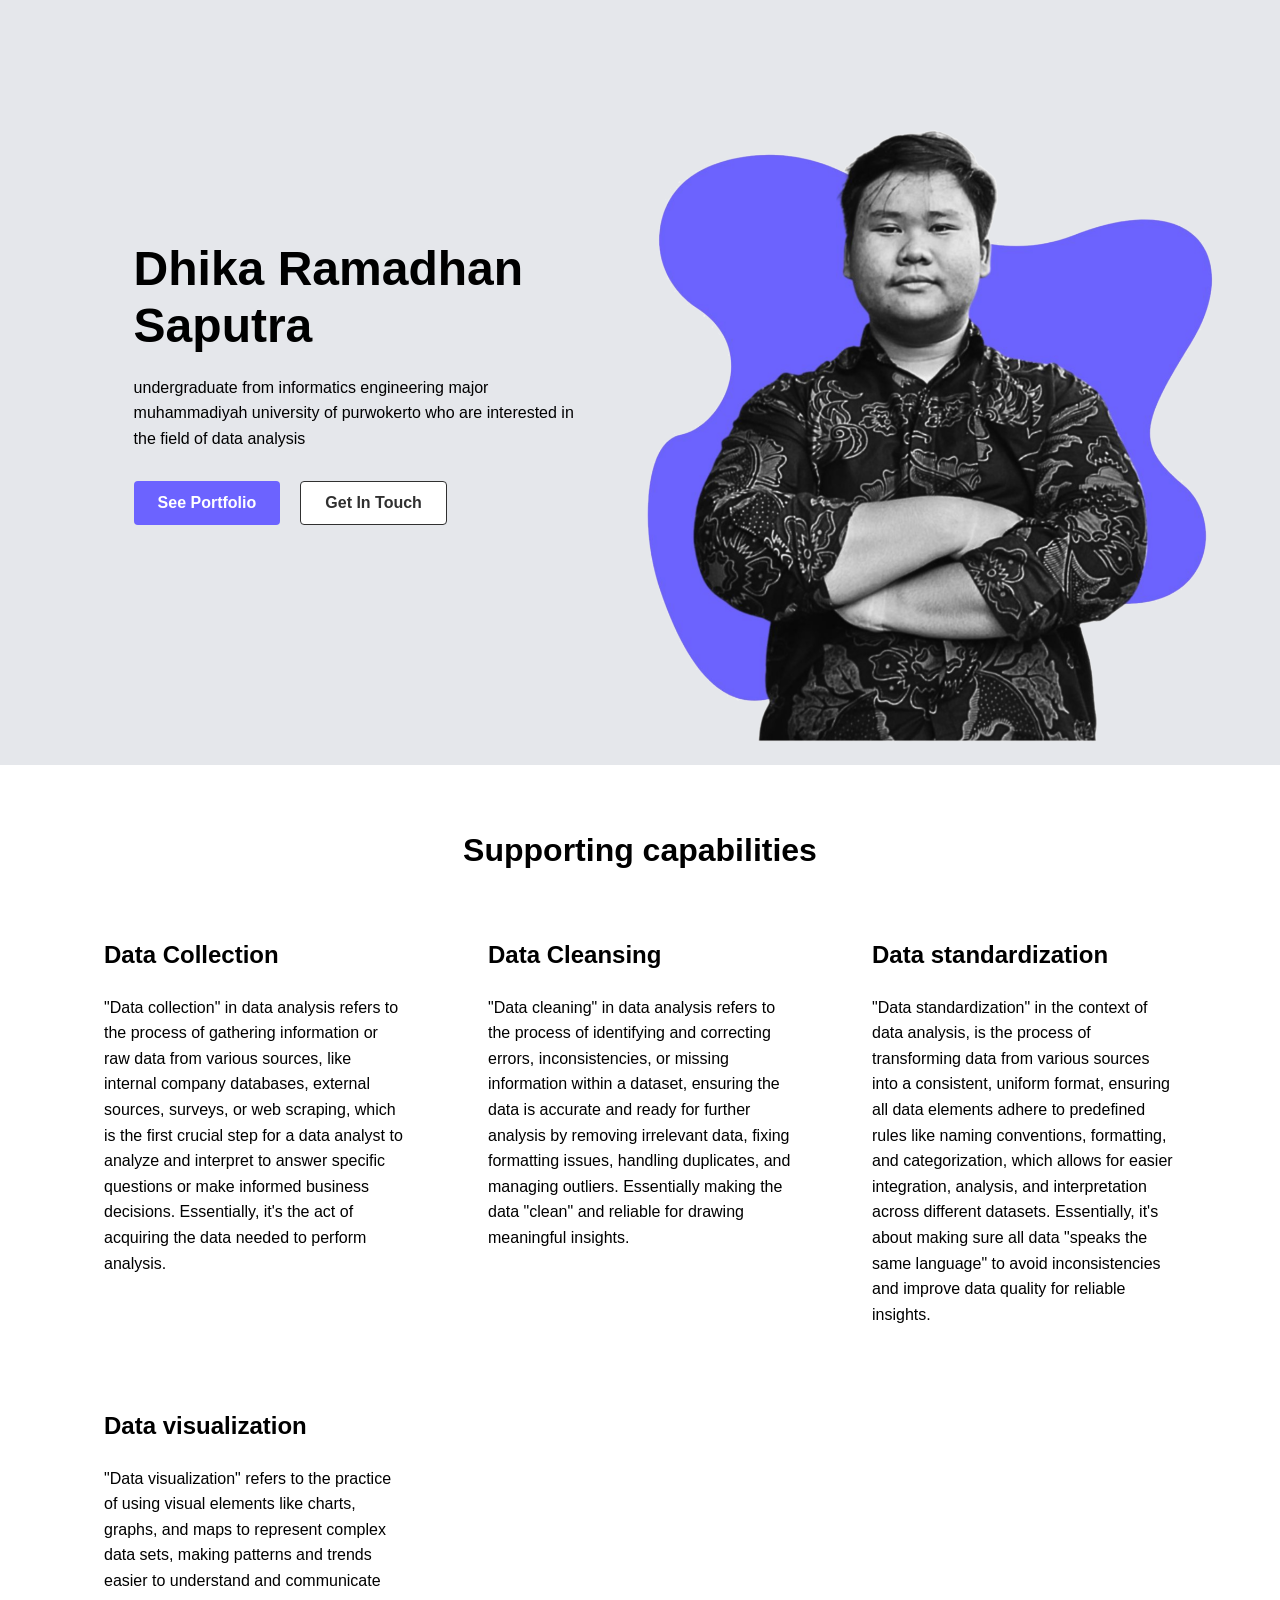
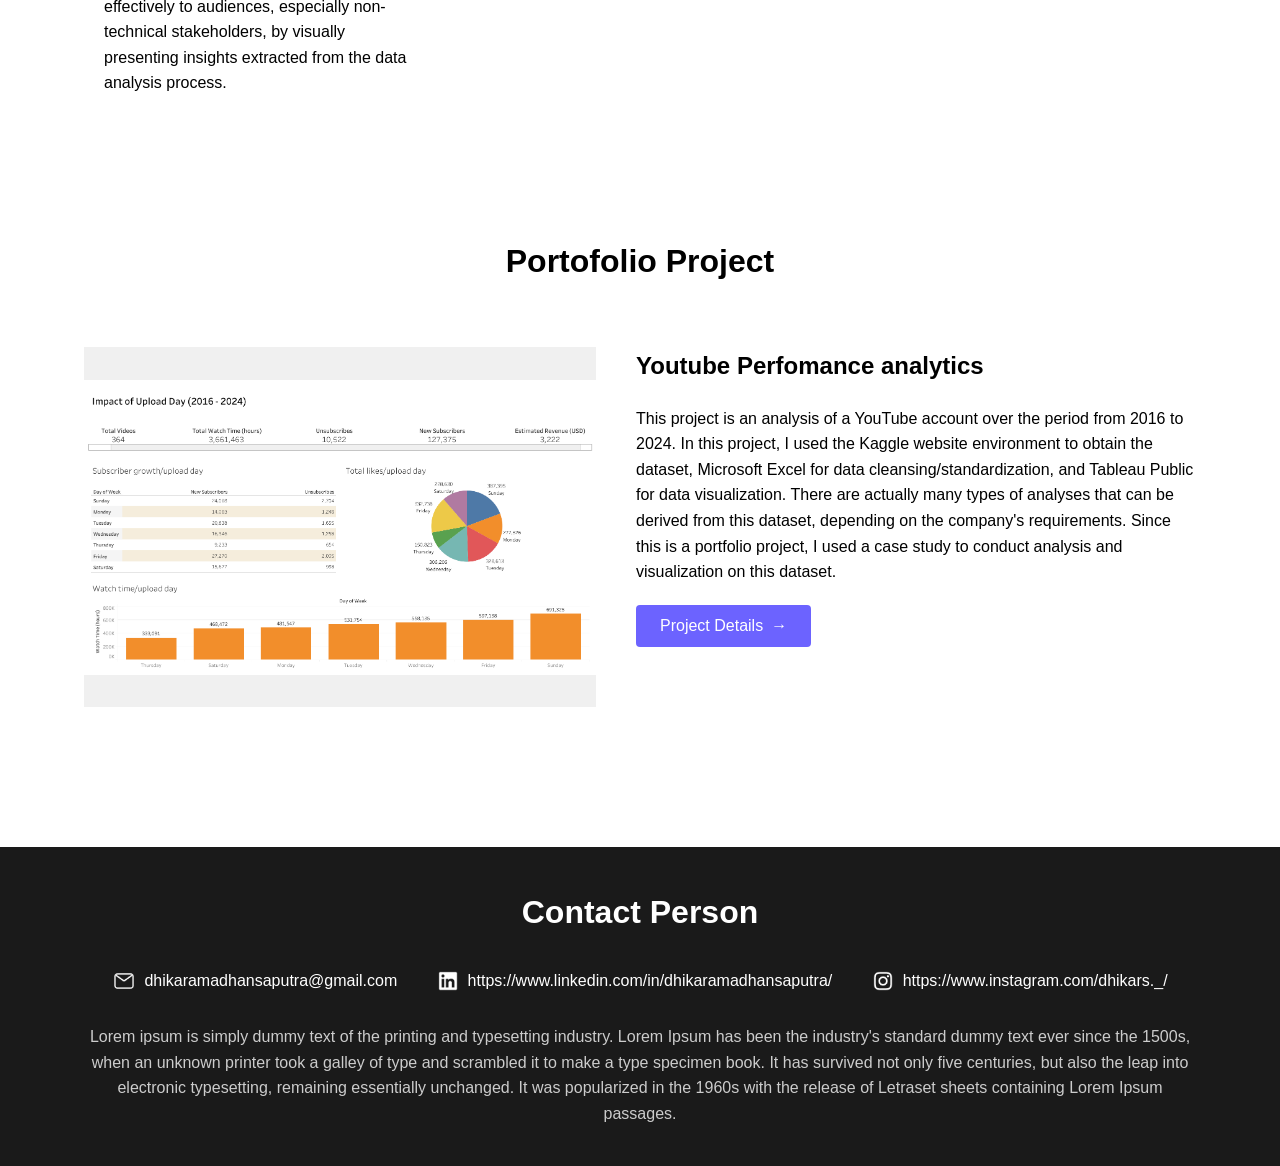
<file: index.html>
<!DOCTYPE html>
<html lang="en">
<head>
    <meta charset="UTF-8">
    <meta name="viewport" content="width=device-width, initial-scale=1.0">
    <title>Dhika Ramadhan Saputra - Portfolio</title>
    <link rel="stylesheet" href="index.css">
</head>
<body>
    <div class="header">
        <div class="header-content">
            <div class="header-content-content">
                <h1>Dhika Ramadhan<br>Saputra</h1>
                <p>undergraduate from informatics engineering major muhammadiyah university of purwokerto who are interested in the field of data analysis</p>
                <div class="header-buttons">
                    <button class="see-portfolio">See Portfolio</button>
                    <button class="get-in-touch">Get In Touch</button>
                </div>
            </div>
        </div>
        <div class="header-image">
                <img src="./assets/image/foto portofolio.png" alt="">
        </div>
    </div>

    <section class="capabilities">
        <h2>Supporting capabilities</h2>
        <div class="capabilities-grid">
            <div class="capability-card">
                <h3>Data Collection</h3>
                <p>"Data collection" in data analysis refers to the process of gathering 
                    information or raw data from various sources, like internal company databases, external sources, surveys, 
                    or web scraping, which is the first crucial step for a data analyst to analyze and interpret to answer 
                    specific questions or make informed business decisions. Essentially, it's the act of acquiring the data needed to perform analysis.</p>
            </div>
            <div class="capability-card">
                <h3>Data Cleansing</h3>
                <p>"Data cleaning" in data analysis refers to the process of identifying and correcting errors, inconsistencies, or missing information within a dataset,
                    ensuring the data is accurate and ready for further analysis by removing irrelevant data, fixing formatting issues, handling duplicates,
                    and managing outliers. Essentially making the data "clean" and reliable for drawing meaningful insights.</p>
            </div>
            <div class="capability-card">
                <h3>Data standardization</h3>
                <p>"Data standardization" in the context of data analysis, is the process of transforming data from various sources into a consistent, uniform format,
                    ensuring all data elements adhere to predefined rules like naming conventions, formatting, and categorization, which allows for easier integration,
                    analysis, and interpretation across different datasets. Essentially, it's about making sure all data "speaks the same language" to avoid inconsistencies and improve data quality for reliable insights.</p>
            </div>
            <div class="capability-card">
                <h3>Data visualization</h3>
                <p>"Data visualization" refers to the practice of using visual elements like charts, graphs, and maps to represent complex data sets, 
                    making patterns and trends easier to understand and communicate effectively to audiences, especially non-technical stakeholders, 
                    by visually presenting insights extracted from the data analysis process.</p>
            </div>
        </div>
    </section>

    <section class="portfolio">
        <h2>Portofolio Project</h2>
        <div class="project-list">
            
            <div class="project-card">  
                <div class="project-image">
                    <span><img src="assets/portofolio-youtube/Impact of upload day.png" alt=""></span>
                </div>
                <div class="project-content">
                    <h3>Youtube Perfomance analytics</h3>
                    <p>This project is an analysis of a YouTube account over the period from 2016 to 2024. In this project,
                        I used the Kaggle website environment to obtain the dataset, Microsoft Excel for data cleansing/standardization, 
                        and Tableau Public for data visualization. There are actually many types of analyses that can be derived from this 
                        dataset, depending on the company's requirements. Since this is a portfolio project, I used a case study to conduct 
                        analysis and visualization on this dataset.</p>
                    <button id= "project-1" class="project-details">Project Details <span>→</span></button>
                </div>
            
            </div>
        </div>
    </section>

    <footer class="contact">
        <h2>Contact Person</h2>
        <div class="contact-links">
            <a href="mailto:dhikaramadhansp@gmail.com" class="email-link" target="_blank">
                <img src="assets/icon/email.png" alt="Email">
                dhikaramadhansaputra@gmail.com
            </a>
            <a href="https://www.linkedin.com/in/dhikaramadhansaputra/" class="linkedin-link" target="_blank">
                <img src="assets/icon/linkedin.png" alt="LinkedIn">
                https://www.linkedin.com/in/dhikaramadhansaputra/
            </a>
            <a href="https://www.instagram.com/dhikars._/" class="instagram-link" target="_blank">
                <img src="assets/icon/instagram.png" alt="Instagram">
                https://www.instagram.com/dhikars._/
            </a>
        </div>
        <p class="contact-description">Lorem ipsum is simply dummy text of the printing and typesetting industry. Lorem Ipsum has been the industry's standard dummy text ever since the 1500s, when an unknown printer took a galley of type and scrambled it to make a type specimen book. It has survived not only five centuries, but also the leap into electronic typesetting, remaining essentially unchanged. It was popularized in the 1960s with the release of Letraset sheets containing Lorem Ipsum passages.</p>
    </footer>

    <script src="Javascript/js.js"></script>
</body>
</html>
</file>
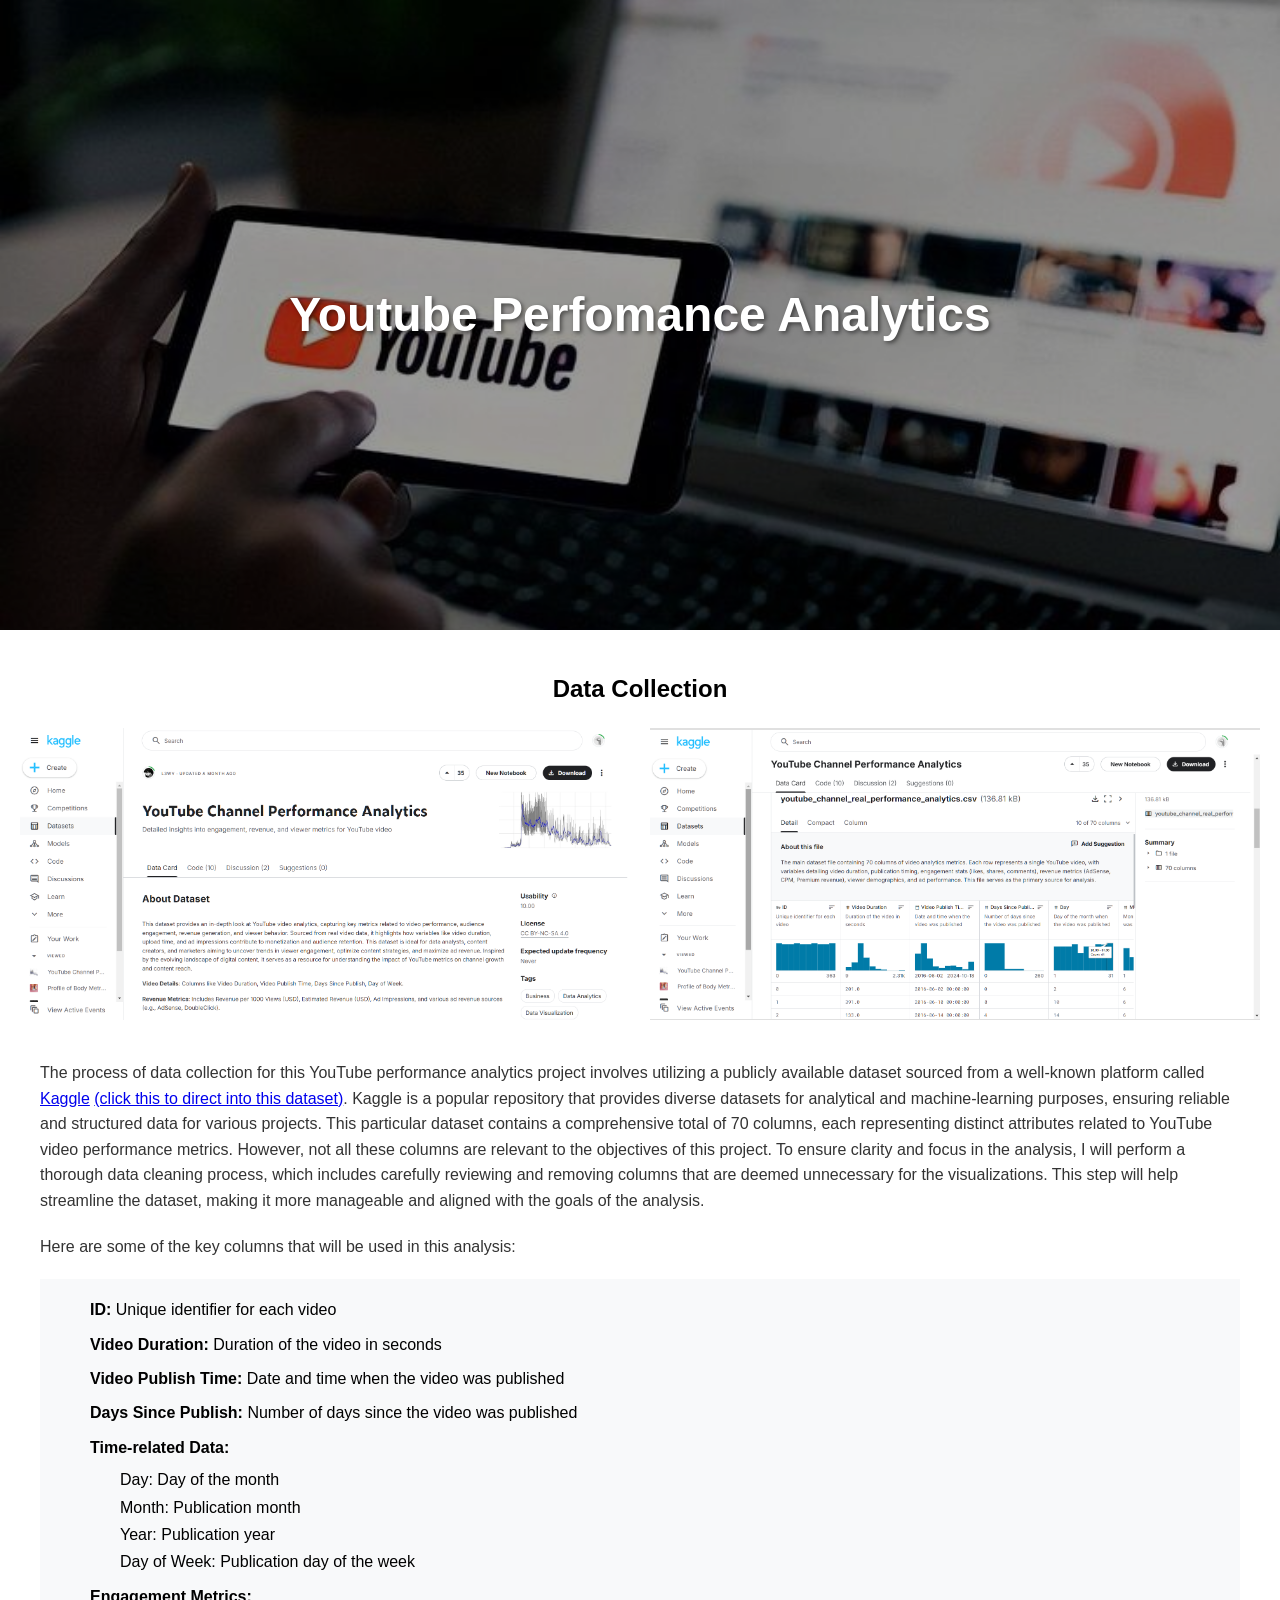
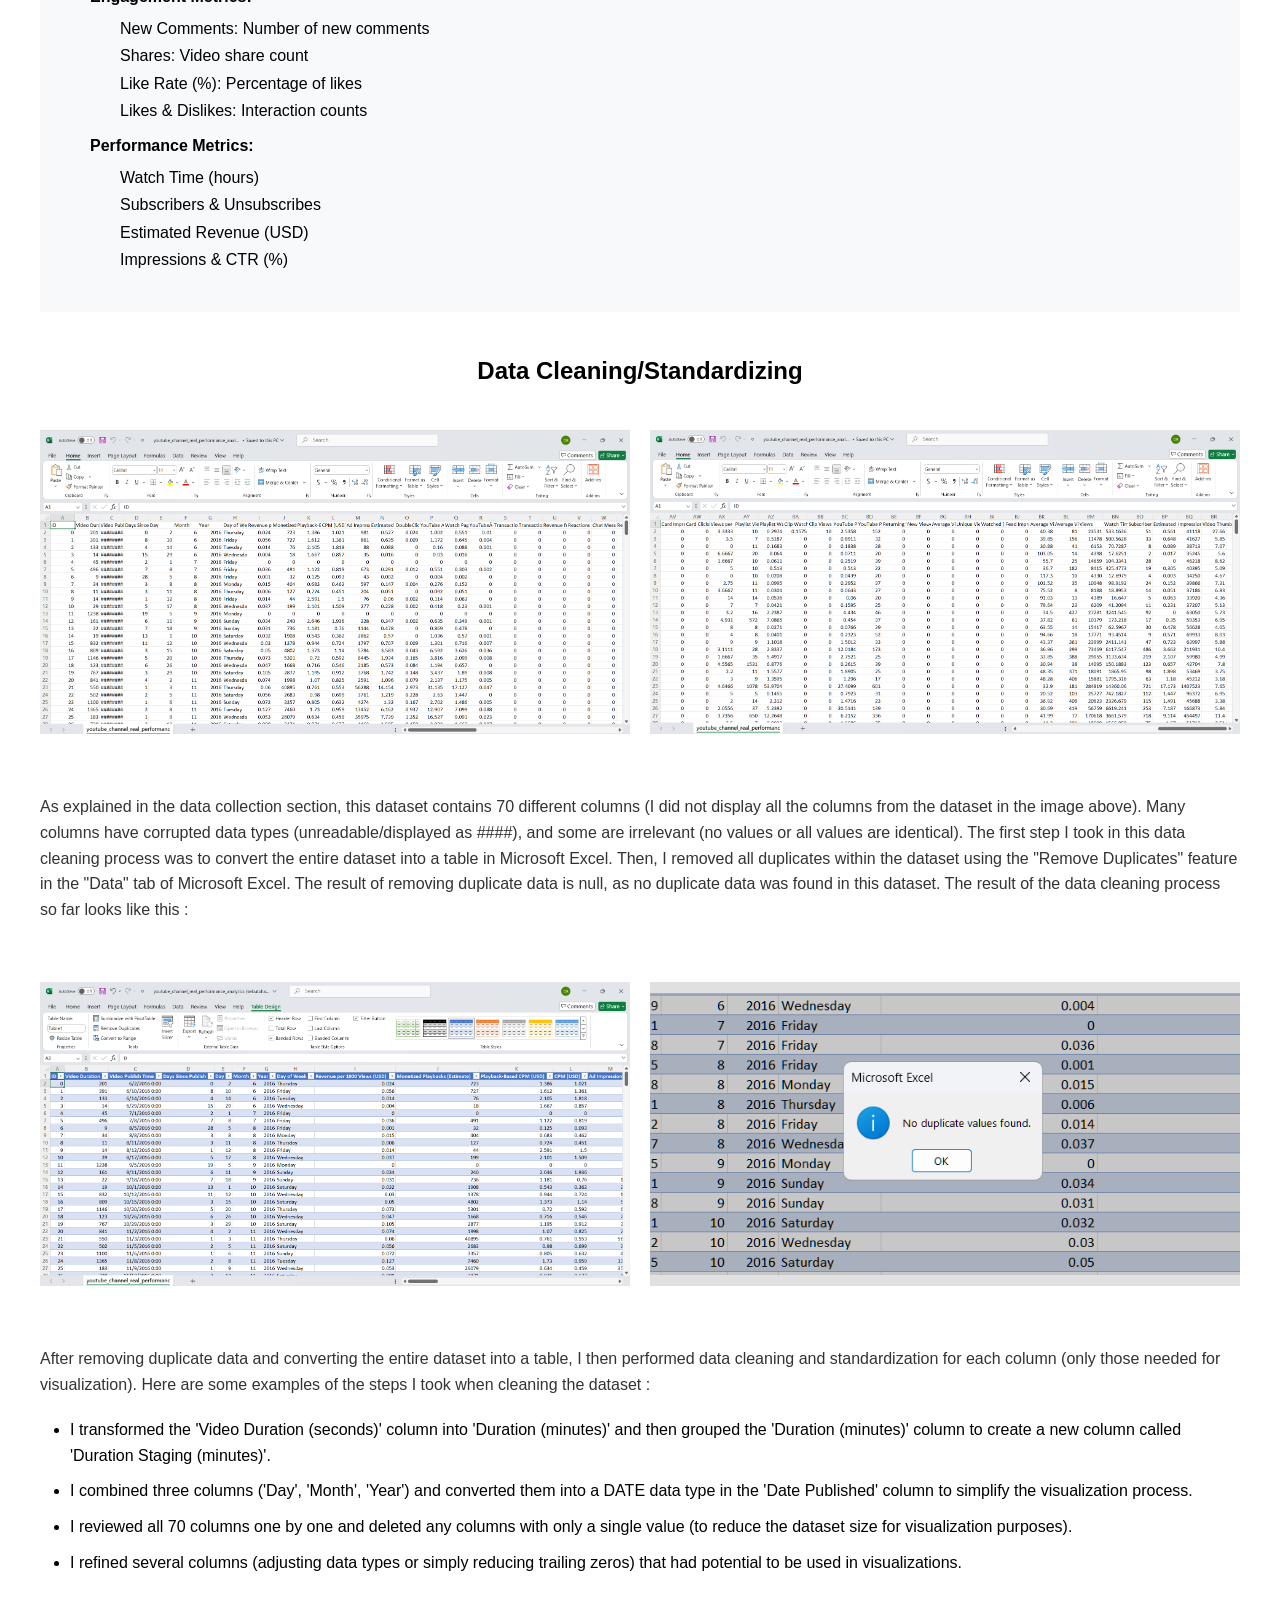
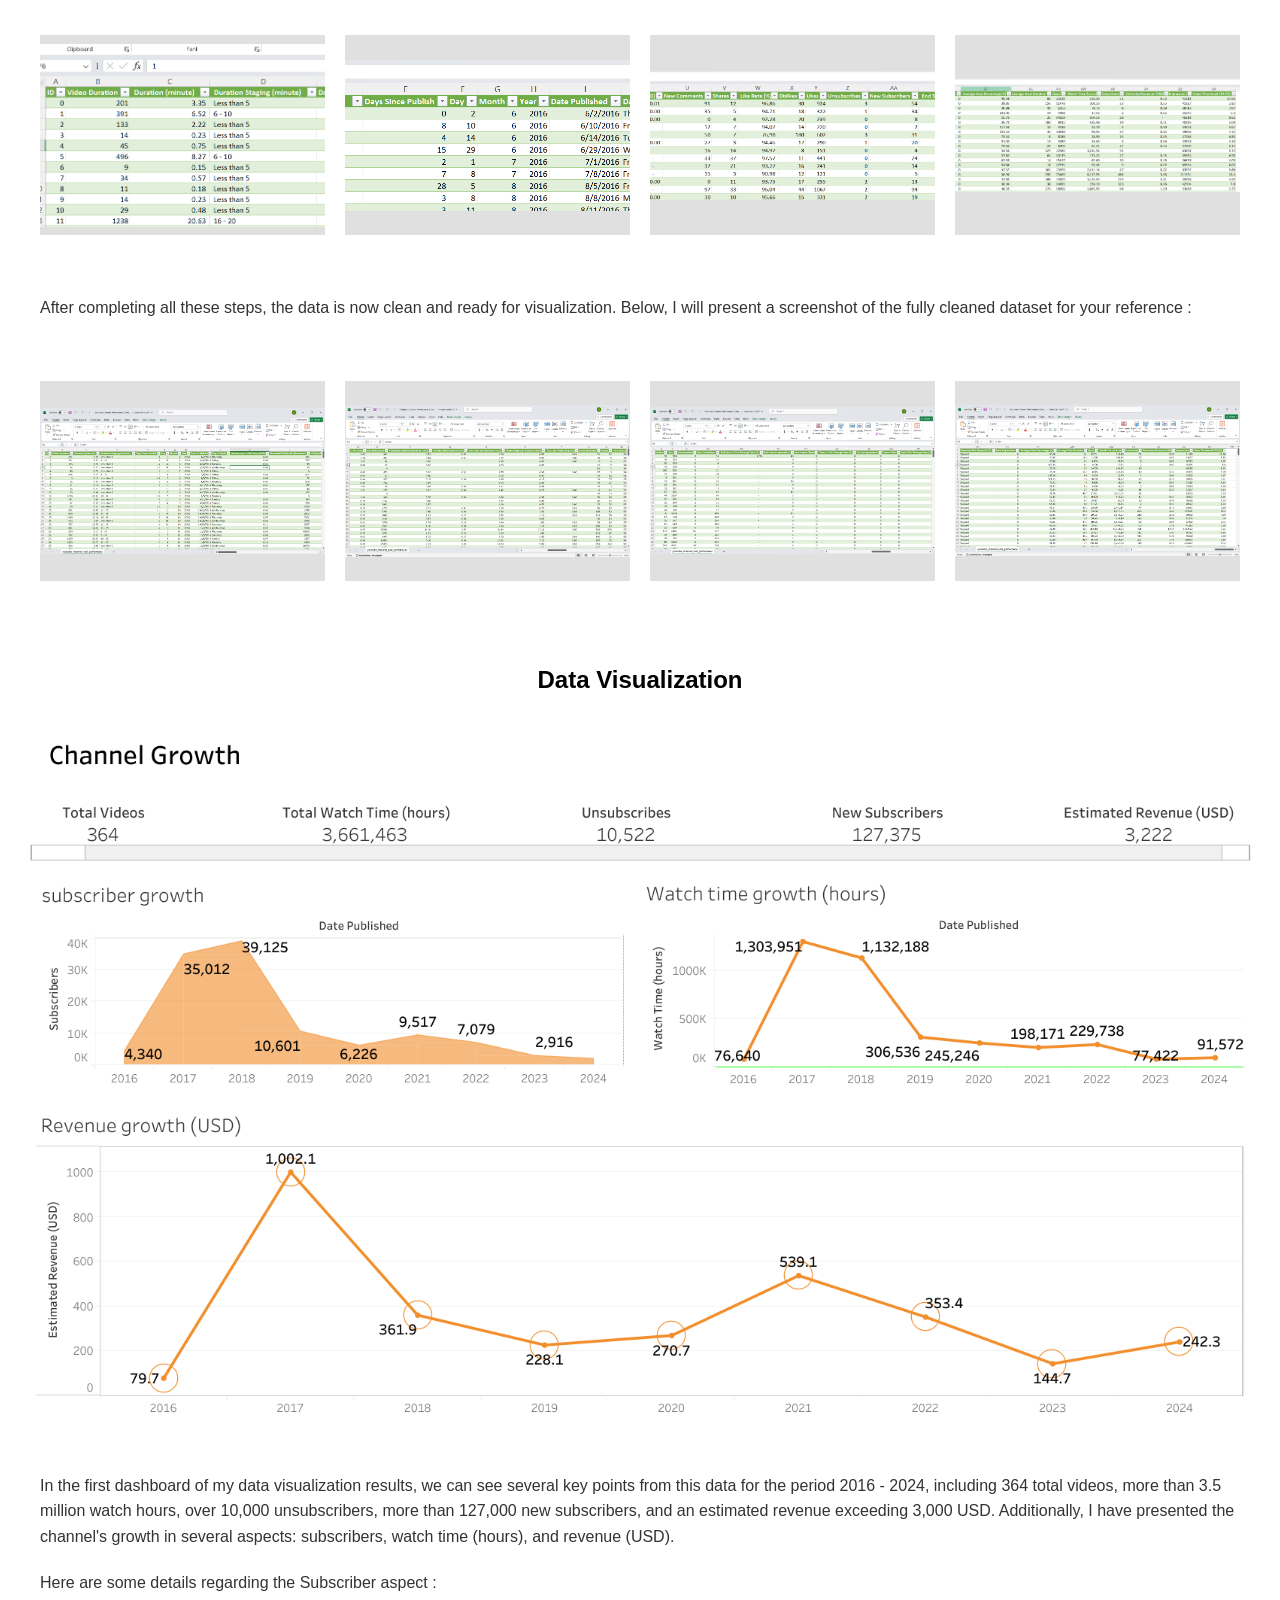
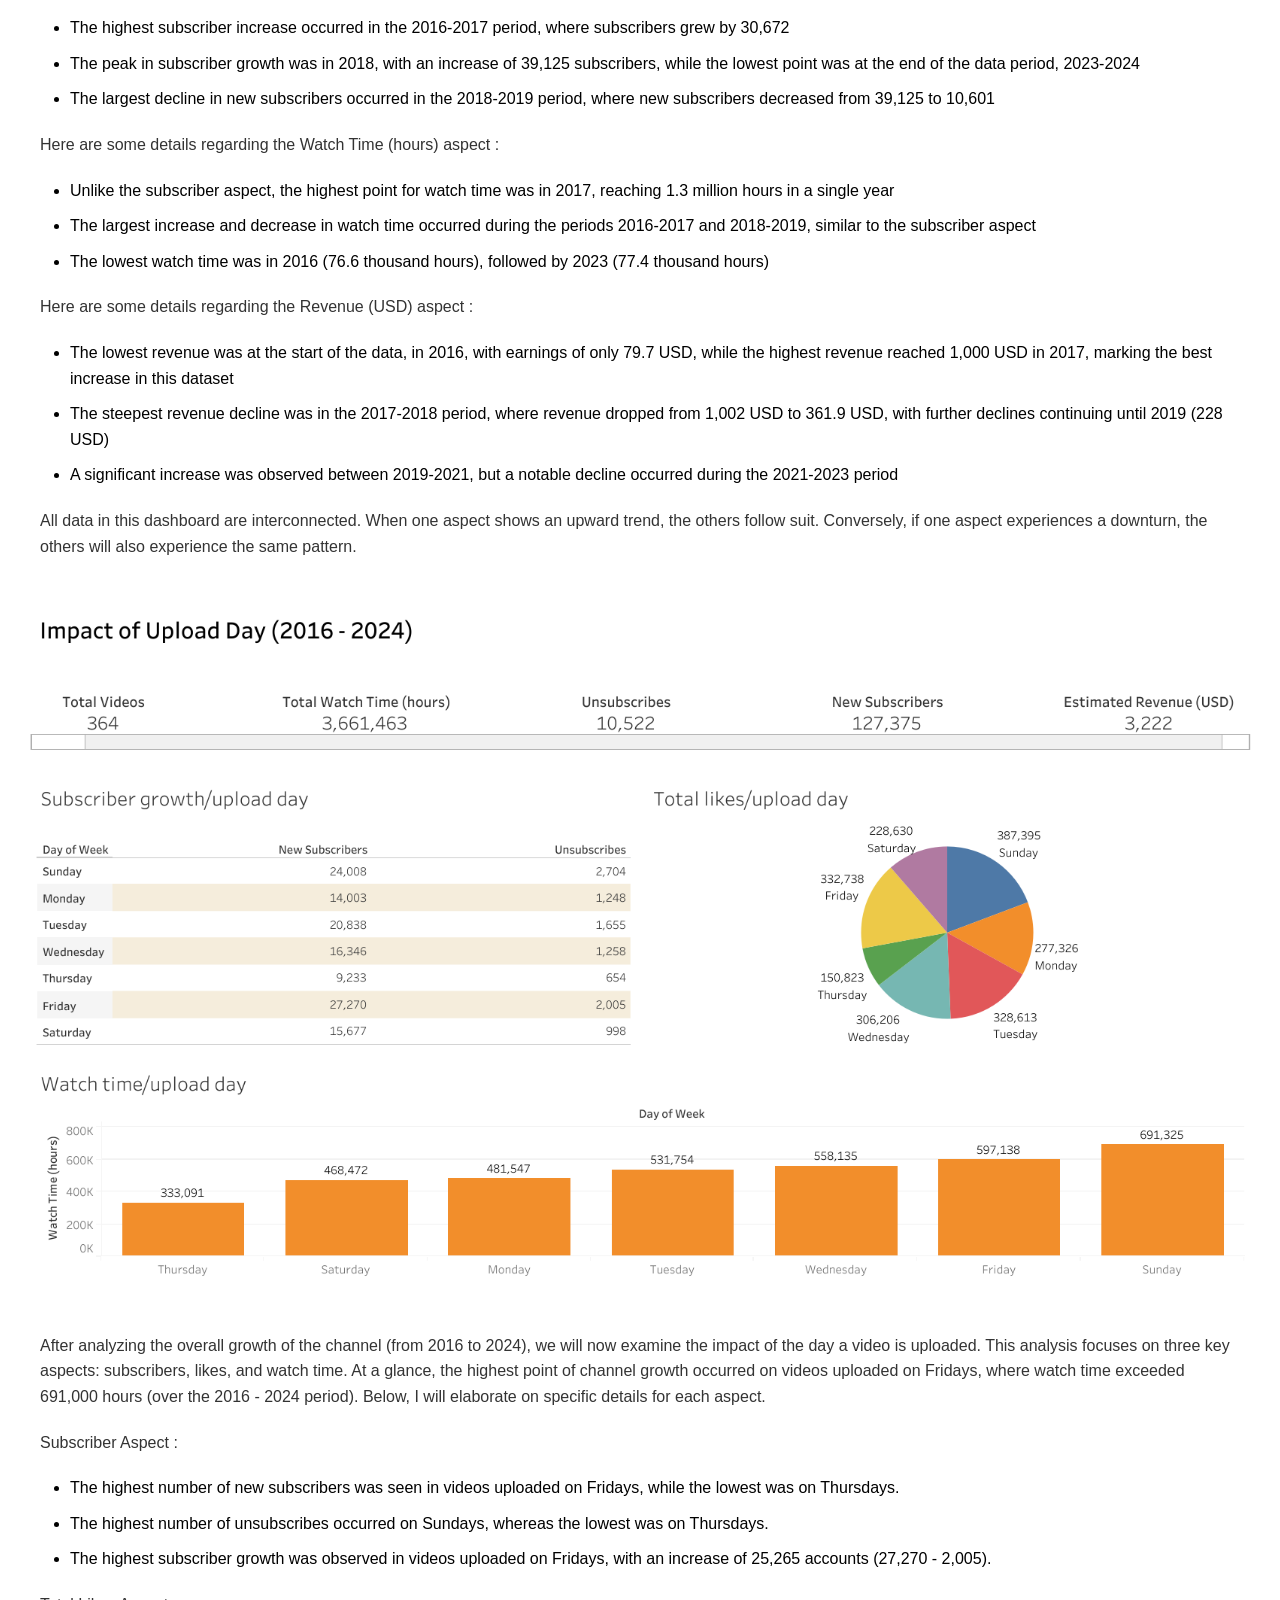
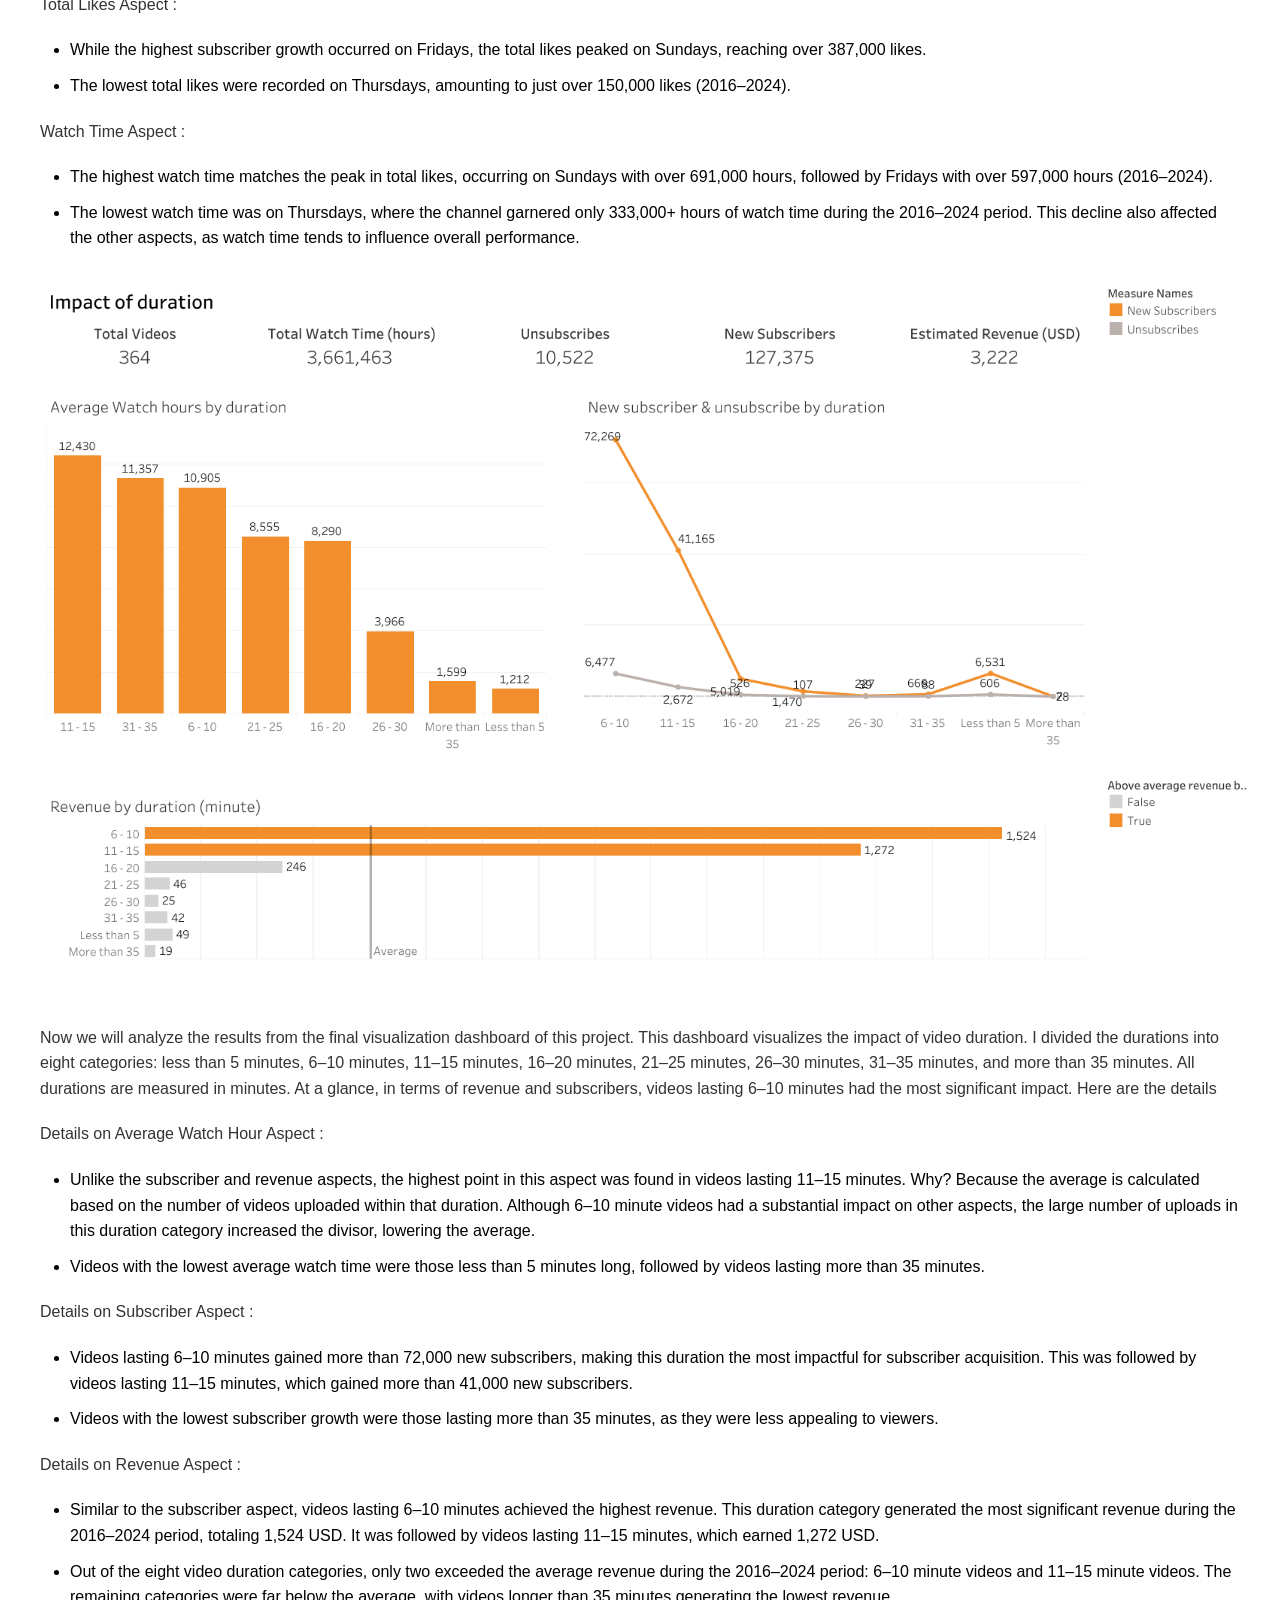
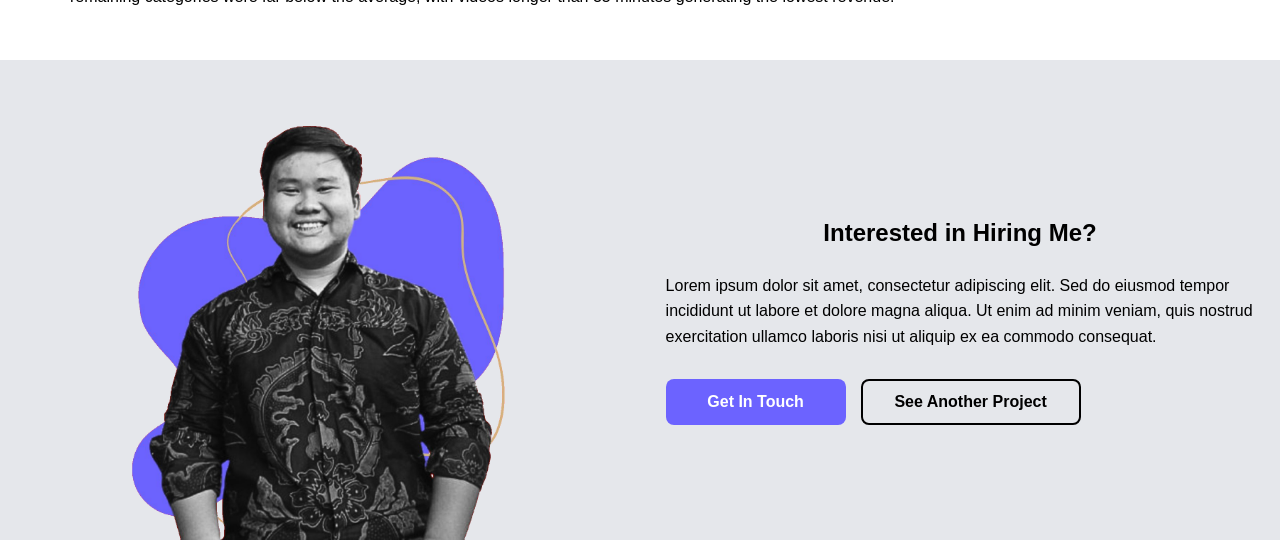
<file: html/project.html>
<!DOCTYPE html>
<html lang="en">
<head>
    <meta charset="UTF-8">
    <meta name="viewport" content="width=device-width, initial-scale=1.0">
    <title>Data Analysis Layout</title>
    <link rel="stylesheet" href="../css/project.css">
</head>
<body>
    <main>
        <section class="hero">
            <div class="image-placeholder-judul">
                <h1>Youtube Perfomance Analytics</h1>
            </div>
        </section>

        <section class="data-acquisition">
            <h2>Data Collection</h2>
            <div class="grid-container">
                <div class="image-placeholder"><img src="../assets/portofolio-youtube/data-collection-1.png" alt=""></div>
                <div class="image-placeholder"><img src="../assets/portofolio-youtube/data-collection-2.png" alt=""></div>
            </div>
            <div class="text-content">
                <p>The process of data collection for this YouTube performance analytics project involves utilizing a publicly available dataset sourced from a 
                    well-known platform called <a href="https://www.kaggle.com/" target="_blank">Kaggle</a> <a href="https://www.kaggle.com/datasets/positivealexey/youtube-channel-performance-analytics" target="_blank">(click this to direct into this dataset)</a>. 
                    Kaggle is a popular repository that provides diverse datasets for analytical and machine-learning purposes, ensuring reliable and structured data for 
                    various projects. This particular dataset contains a comprehensive total of 70 columns, each representing distinct attributes related to YouTube video 
                    performance metrics. However, not all these columns are relevant to the objectives of this project. To ensure clarity and focus in the analysis, I will perform a thorough data cleaning process, which includes carefully reviewing and removing columns that are deemed unnecessary for the visualizations. This step will help streamline the dataset, making it more manageable and aligned with the goals of the analysis.</p>
                
                <p>Here are some of the key columns that will be used in this analysis:</p>
                
                <div class="column-list">
                    <ul>
                        <li><strong>ID:</strong> Unique identifier for each video</li>
                        <li><strong>Video Duration:</strong> Duration of the video in seconds</li>
                        <li><strong>Video Publish Time:</strong> Date and time when the video was published</li>
                        <li><strong>Days Since Publish:</strong> Number of days since the video was published</li>
                        <li><strong>Time-related Data:</strong>
                            <ul>
                                <li>Day: Day of the month</li>
                                <li>Month: Publication month</li>
                                <li>Year: Publication year</li>
                                <li>Day of Week: Publication day of the week</li>
                            </ul>
                        </li>
                        <li><strong>Engagement Metrics:</strong>
                            <ul>
                                <li>New Comments: Number of new comments</li>
                                <li>Shares: Video share count</li>
                                <li>Like Rate (%): Percentage of likes</li>
                                <li>Likes & Dislikes: Interaction counts</li>
                            </ul>
                        </li>
                        <li><strong>Performance Metrics:</strong>
                            <ul>
                                <li>Watch Time (hours)</li>
                                <li>Subscribers & Unsubscribes</li>
                                <li>Estimated Revenue (USD)</li>
                                <li>Impressions & CTR (%)</li>
                            </ul>
                        </li>
                    </ul>
                </div>
            </div>
        </section>

        <section class="data-cleaning">
            <h2>Data Cleaning/Standardizing</h2>
            <div class="cleaning-container">

                <div class="grid-container-data-cleaning">
                    <div class="image-placeholder"><img src="../assets/portofolio-youtube/data-cleaning-1.png" alt=""></div>
                    <div class="image-placeholder"><img src="../assets/portofolio-youtube/data-cleaning-2.png" alt=""></div>
                </div>
                <div class="text-content">
                    <p>As explained in the data collection section, this dataset contains 70 different columns (I did not display all the columns from the dataset in the image above). Many columns 
                        have corrupted data types (unreadable/displayed as ####), and some are irrelevant (no values or all values are identical). 
                        The first step I took in this data cleaning process was to convert the entire dataset into a table in Microsoft Excel. Then, 
                        I removed all duplicates within the dataset using the "Remove Duplicates" feature in the "Data" tab of Microsoft Excel. The result of removing duplicate data is null, 
                        as no duplicate data was found in this dataset. 
                        The result of the data cleaning process so far looks like this :</p>
                    <!-- Add more lorem ipsum paragraphs as needed -->
                </div>

                <div class="grid-container-data-cleaning">
                    <div class="image-placeholder"><img src="../assets/portofolio-youtube/data-cleaning-3.png" alt=""></div>
                    <div class="image-placeholder"><img src="../assets/portofolio-youtube/data-cleaning-4.png" alt=""></div>
                </div>
                <div class="text-content-data-cleaning">
                    <p>After removing duplicate data and converting the entire dataset into a table, I then performed data cleaning and standardization for each column (only those needed for visualization). Here are some examples of the steps I took when cleaning the dataset :</p>
                    <ul>
                        <li>I transformed the 'Video Duration (seconds)' column into 'Duration (minutes)' and then grouped the 'Duration (minutes)' column to create a new column called 'Duration Staging (minutes)'.</li>
                        <li>I combined three columns ('Day', 'Month', 'Year') and converted them into a DATE data type in the 'Date Published' column to simplify the visualization process.</li>
                        <li>I reviewed all 70 columns one by one and deleted any columns with only a single value (to reduce the dataset size for visualization purposes).</li>
                        <li>I refined several columns (adjusting data types or simply reducing trailing zeros) that had potential to be used in visualizations.</li>
                    </ul>
                </div>

                <div class="grid-container-data-cleaning">
                    <div class="image-placeholder"><img src="../assets/portofolio-youtube/data-cleaning-5.png" alt=""></div>
                    <div class="image-placeholder"><img src="../assets/portofolio-youtube/data-cleaning-6.png" alt=""></div>
                    <div class="image-placeholder"><img src="../assets/portofolio-youtube/data-cleaning-7.png" alt=""></div>
                    <div class="image-placeholder"><img src="../assets/portofolio-youtube/data-cleaning-8.png" alt=""></div>
                </div>
                <div class="text-content">
                    <p>After completing all these steps, the data is now clean and ready for visualization. Below, I will present a
                         screenshot of the fully cleaned dataset for your reference :</p>
                    <!-- Add more lorem ipsum paragraphs as needed -->
                </div>
                <div class="grid-container-data-cleaning">
                    <div class="image-placeholder"><img src="../assets/portofolio-youtube/data-cleaning-9.png" alt=""></div>
                    <div class="image-placeholder"><img src="../assets/portofolio-youtube/data-cleaning-10.png" alt=""></div>
                    <div class="image-placeholder"><img src="../assets/portofolio-youtube/data-cleaning-11.png" alt=""></div>
                    <div class="image-placeholder"><img src="../assets/portofolio-youtube/data-cleaning-12.png" alt=""></div>
            </div>
        </section>

        <!-- Data Visualization Start -->
        <section class="data-visualization">
            
            <h2>Data Visualization</h2>
            
            <div class="image-container">
                <div class="image-placeholder-data-visualization">
                    <div class="grid-container-data-visualization">
                        <div class="image-placeholder"><img src="../assets/portofolio-youtube/Channel Growth.png" alt=""></div>
                    </div>
                </div>
            </div>
            <div class="text-content">
                <p>In the first dashboard of my data visualization results, we can see several key points from this data for the period 
                    2016 - 2024, including 364 total videos, more than 3.5 million watch hours, over 10,000 unsubscribers, more than 127,000 new subscribers,
                    and an estimated revenue exceeding 3,000 USD. Additionally, I have presented the channel's growth in several aspects: subscribers, watch time (hours),
                    and revenue (USD).
                </p>
                <p>Here are some details regarding the Subscriber aspect :</p>
                    <ul>
                        <li>The highest subscriber increase occurred in the 2016-2017 period, where subscribers grew by 30,672</li>
                        <li>The peak in subscriber growth was in 2018, with an increase of 39,125 subscribers, while the lowest point was at the end of the data period, 2023-2024</li>
                        <li>The largest decline in new subscribers occurred in the 2018-2019 period, where new subscribers decreased from 39,125 to 10,601</li>
                    </ul>
                <p>Here are some details regarding the Watch Time (hours) aspect :</p>
                    <ul>
                        <li>Unlike the subscriber aspect, the highest point for watch time was in 2017, reaching 1.3 million hours in a single year</li>
                        <li>The largest increase and decrease in watch time occurred during the periods 2016-2017 and 2018-2019, similar to the subscriber aspect</li>
                        <li>The lowest watch time was in 2016 (76.6 thousand hours), followed by 2023 (77.4 thousand hours)</li>
                    </ul>
                <p>Here are some details regarding the Revenue (USD) aspect :</p>
                    <ul>
                        <li>The lowest revenue was at the start of the data, in 2016, with earnings of only 79.7 USD, while the highest revenue reached 1,000 USD in 2017, marking the best increase in this dataset</li>
                        <li>The steepest revenue decline was in the 2017-2018 period, where revenue dropped from 1,002 USD to 361.9 USD, with further declines continuing until 2019 (228 USD)</li>
                        <li>A significant increase was observed between 2019-2021, but a notable decline occurred during the 2021-2023 period</li>
                    </ul>

                <p>All data in this dashboard are interconnected. When one aspect shows an upward trend, the others follow suit. Conversely, if one aspect experiences a downturn, the others will also experience the same pattern.</p>
                
                <!-- Add more lorem ipsum paragraphs as needed -->
            </div>

            <div class="image-container">
                <div class="image-placeholder-data-visualization">
                    <div class="grid-container-data-visualization">
                        <div class="image-placeholder"><img src="../assets/portofolio-youtube/Impact of upload day.png" alt=""></div>
                    </div>
                </div>
            </div>
            <div class="text-content">
                <p>After analyzing the overall growth of the channel (from 2016 to 2024), we will now examine the impact of the day a video is uploaded.
                    This analysis focuses on three key aspects: subscribers, likes, and watch time. At a glance, the highest point of channel growth occurred
                    on videos uploaded on Fridays, where watch time exceeded 691,000 hours (over the 2016 - 2024 period). Below, I will elaborate on specific details for each aspect.</p>
                <p>Subscriber Aspect :</p>
                    <ul>
                        <li>The highest number of new subscribers was seen in videos uploaded on Fridays, while the lowest was on Thursdays.</li>
                        <li>The highest number of unsubscribes occurred on Sundays, whereas the lowest was on Thursdays.</li>
                        <li>The highest subscriber growth was observed in videos uploaded on Fridays, with an increase of 25,265 accounts (27,270 - 2,005).</li>
                    </ul>
                <p>Total Likes Aspect :</p>
                    <ul>
                        <li>While the highest subscriber growth occurred on Fridays, the total likes peaked on Sundays, reaching over 387,000 likes.</li>
                        <li>The lowest total likes were recorded on Thursdays, amounting to just over 150,000 likes (2016–2024).</li>
                    </ul>
                <p>Watch Time Aspect :</p>
                    <ul>
                        <li>The highest watch time matches the peak in total likes, occurring on Sundays with over 691,000 hours, followed by Fridays with over 597,000 hours (2016–2024).</li>
                        <li>The lowest watch time was on Thursdays, where the channel garnered only 333,000+ hours of watch time during the 2016–2024 period. This decline also affected the other aspects,
                            as watch time tends to influence overall performance.</li>
                    </ul>
            </div>

            <div class="image-container">
                <div class="image-placeholder-data-visualization">
                    <div class="grid-container-data-visualization">
                        <div class="image-placeholder"><img src="../assets/portofolio-youtube/Impact of Duration.png" alt=""></div>
                    </div>
                </div>
            </div>
            <div class="text-content">
                <p>Now we will analyze the results from the final visualization dashboard of this project. This dashboard visualizes the impact of video duration.
                     I divided the durations into eight categories: less than 5 minutes, 6–10 minutes, 11–15 minutes, 16–20 minutes, 21–25 minutes, 26–30 minutes,
                      31–35 minutes, and more than 35 minutes. All durations are measured in minutes. At a glance, in terms of revenue and subscribers, videos lasting 6–10 minutes had the most significant impact. Here are the details</p>
                <p>Details on Average Watch Hour Aspect :</p>
                    <ul>
                        <li>Unlike the subscriber and revenue aspects, the highest point in this aspect was found in videos lasting 11–15 minutes.
                             Why? Because the average is calculated based on the number of videos uploaded within that duration. Although 6–10 minute videos had a substantial impact on other aspects,
                              the large number of uploads in this duration category increased the divisor, lowering the average.</li>
                        <li>Videos with the lowest average watch time were those less than 5 minutes long, followed by videos lasting more than 35 minutes.</li>
                    </ul>

                <p>Details on Subscriber Aspect :</p>
                    <ul>
                        <li>Videos lasting 6–10 minutes gained more than 72,000 new subscribers, making this duration the most impactful for subscriber acquisition. This was followed by videos lasting 11–15 minutes, which gained more than 41,000 new subscribers.</li>
                        <li>Videos with the lowest subscriber growth were those lasting more than 35 minutes, as they were less appealing to viewers.</li>
                    </ul>

                <p>Details on Revenue Aspect :</p>
                    <ul>
                        <li>Similar to the subscriber aspect, videos lasting 6–10 minutes achieved the highest revenue. This duration category generated the most significant revenue during the 2016–2024 period, totaling 1,524 USD. It was followed by videos lasting 11–15 minutes, which earned 1,272 USD.</li>
                        <li>Out of the eight video duration categories, only two exceeded the average revenue during the 2016–2024 period: 6–10 minute videos and 11–15 minute videos. The remaining categories were far below the average, with videos longer than 35 minutes generating the lowest revenue.</li>
                    </ul>
            </div>
            
        </section>
        <!-- Data Visualization End -->

        
        <section class="hiring">
            <div class="hiring-container">
                
                <div class="image-placeholder-hiring">
                    <img src="../assets/image/foto portofolio 2.png" alt="">
                </div>
                
                <div class="hiring-content">
                    <h2>Interested in Hiring Me?</h2>
                    <p>Lorem ipsum dolor sit amet, consectetur adipiscing elit. Sed do eiusmod tempor 
                        incididunt ut labore et dolore magna aliqua. Ut enim ad minim veniam, quis nostrud 
                        exercitation ullamco laboris nisi ut aliquip ex ea commodo consequat.</p>
                    <div class="button-container">
                        <button class="primary-btn">Get In Touch</button>
                        <button class="secondary-btn">See Another Project</button>
                    </div>
                </div>
                
            </div>
        </section>
    </main>

    <script src="../Javascript/js.js"></script>

</body>
</html>
</file>
<file: index.css>
/* Global styles */
* {
  margin: 0;
  padding: 0;
  box-sizing: border-box;
  font-family: Arial, sans-serif;
}

body {
  line-height: 1.6;
  overflow-x: hidden;
}

/* Header section */
.header {
  padding-left: 5%;
  padding-right: 5%;
  width: 100%;
  height: 85vh;
  display: flex;
  gap: 40px;
  justify-content: space-between;
  align-items: center;
  background-color: #e5e7eb;
}

.header-content {
  display: flex;
  align-items: center; /* Vertikal center */
  justify-content: space-between; /* Membagi konten ke kiri dan kanan */
  width: 100%;
  height: 100%;
  flex: 1;
  padding: 20px;
  width: 50%;
  height: 100%;
 
}

.header-content-content
{
  padding-left: 10%;
}

.header-content-content h1 {
  font-size: clamp(32px, 5vw, 48px);
  line-height: 1.2;
  margin-bottom: 20px;
}

.header-content-content p {
  margin-bottom: 30px;
  max-width: 600px;
  font-size: clamp(14px, 2vw, 16px);
}

.header-image {
 
  width: 50%;
  height: 100%;
  overflow: hidden; /* Menghindari gambar melampaui batas */
  display: flex;
  justify-content: center;

}

.header-image img
{
  max-width: 100%;
  max-height: 100%;
  object-fit: contain; /* Pastikan gambar tidak di-zoom dan tetap proporsional */
  display: block; /* Menghindari margin bawaan */
}

.foto-portofolio img {
  width: 70%; /* Isi lebar container */
  height: auto; /* Jaga agar proporsi gambar tetap */
  
}

.header-buttons {
  display: flex;
  gap: 20px;
  flex-wrap: wrap;
}

.see-portfolio, .get-in-touch {
  padding: 12px 24px;
  border-radius: 4px;
  cursor: pointer;
  font-size: clamp(14px, 1.5vw, 16px);
  white-space: nowrap;
}

.see-portfolio {
  background-color: #6C63FF;
  color: white;
  border: none;
  font-weight: bold;
}

.get-in-touch {
  background-color: white;
  color: #303030;
  border: 1.7px solid #303030;
  font-weight: bold;
}


/* Capabilities section */
.capabilities {
  padding: 60px 5%;
}

.capabilities h2 {
  text-align: center;
  margin-bottom: 40px;
  font-size: clamp(24px, 4vw, 32px);
}

.capabilities-grid {
  display: grid;
  grid-template-columns: repeat(auto-fit, minmax(300px, 1fr));
  gap: 40px;
  padding: 0 20px;
}

.capability-card {
  padding: 20px;
}

.capability-card h3 {
  margin-bottom: 20px;
  font-size: clamp(20px, 3vw, 24px);
}

.capability-card p {
  font-size: clamp(14px, 2vw, 16px);
}

/* Portfolio section */
.portfolio {
  padding: 60px 5%;
}

.portfolio h2 {
  text-align: center;
  margin-bottom: 40px;
  font-size: clamp(24px, 4vw, 32px);
}

.project-card {
  display: flex;
  gap: 40px;
  margin-bottom: 60px;
  padding: 20px;
}

.project-image {
  width: clamp(280px, 40vw, 540px);
  height: clamp(200px, 30vw, 360px);
  background-color: #f0f0f0;
  display: flex;
  align-items: center;
  justify-content: center;
  flex-shrink: 0;
}

.project-image span img {
  width: 100%; /* Isi seluruh lebar span */
  height: 100%; /* Isi seluruh tinggi span */
  object-fit: cover; /* Gambar akan nge-zoom agar memenuhi span */
  display: block; /* Menghindari margin bawaan */
}



.project-content h3 {
  font-size: clamp(20px, 3vw, 24px);
  margin-bottom: 20px;
}

.project-content p {
  font-size: clamp(14px, 2vw, 16px);
}

.project-details {
  background-color: #6C63FF;
  color: white;
  padding: 12px 24px;
  border: none;
  border-radius: 4px;
  cursor: pointer;
  margin-top: 20px;
  display: flex;
  align-items: center;
  gap: 8px;
  font-size: clamp(14px, 1.5vw, 16px);
}

/* Contact section */
.contact {
  background-color: #1A1A1A;
  color: white;
  padding: 40px 5%;
  text-align: center;
}

.contact h2 {
  margin-bottom: 30px;
  font-size: clamp(24px, 4vw, 32px);
}

.contact-links {
  display: flex;
  justify-content: center;
  align-items: center;
  gap: clamp(20px, 3vw, 40px);
  margin-bottom: 30px;
  flex-wrap: wrap;
  padding: 0 20px;
}

.contact-links a {
  color: white;
  text-decoration: none;
  display: flex;
  align-items: center;
  gap: 8px;
  font-size: clamp(14px, 2vw, 16px);
}

.contact-links img {
  width: clamp(20px, 3vw, 24px);
  height: auto;
}

.contact-description {
  color: #CCCCCC;
  max-width: 1200px;
  margin: 0 auto;
  padding: 0 20px;
  font-size: clamp(14px, 2vw, 16px);
}

@media screen and (max-width: 1024px) {
  .header {
      flex-direction: column;
      height: auto;
      gap: 0px;
      padding-top: 60px;
      align-items: center; /* Tengahin konten header secara vertikal */
      justify-content: center; /* Tengahin konten header secara horizontal */
  }

  .header-content,
  .header-image {
      width: 100%;
      padding: 0;
      display: flex;
      justify-content: center; /* Tengahin konten dalam masing-masing div */
      align-items: center;
  }

  .header-content-content {
      padding-left: 0;
      text-align: center;
      display: flex;
      flex-direction: column;
      align-items: center;
      max-width: 500px; /* Optional: Batasi lebar konten */
  }

  .header-buttons {
      flex-direction: column;
      gap: 10px;
      align-items: center;
      width: 100%;
  }

  .see-portfolio,
  .get-in-touch {
      width: 80%;
      max-width: 300px;
  }

  .header-image {
      justify-content: center;
      align-items: center;
  }

  .header-image img {
      max-width: 70%;
      max-height: 100%;
      object-fit: contain;
  }

  .capabilities-grid {
      grid-template-columns: repeat(2, 1fr);
      gap: 20px;
      padding: 0;
  }

  .project-card {
      flex-direction: column;
      gap: 20px;
      padding: 10px;
  }

  .project-image {
      width: 100%;
      height: auto;
      aspect-ratio: 16 / 9;
  }
}

/* Small Smartphones (portrait) */
@media screen and (max-width: 768px) {
  .header {
      padding-top: 50px; /* Slightly less padding */
  }

  .capabilities-grid {
      grid-template-columns: 1fr;
  }

  .contact-links {
      flex-direction: column;
      gap: 15px;
  }

  .header-image img {
      max-width: 70%; /* Slightly larger on smaller screens */
      max-height: 100%;
  }
}

/* Extra Small Smartphones */
@media screen and (max-width: 480px) {
  .header {
      padding-top: 50px; /* Even less padding */
  }

  .header-content-content h1 {
      font-size: 28px;
  }

  .header-content-content p {
      font-size: 14px;
  }

  .header-image img {
      max-width: 90%; /* Almost full width */
      max-height: 100%;
  }

  .project-details {
      width: 100%;
      justify-content: center;
  }
}

/* Ensure no horizontal scrolling */
body {
  max-width: 100%;
  overflow-x: hidden;
}
</file>
<file: css/project.css>
* {
    margin: 0;
    padding: 0;
    box-sizing: border-box;
}

body {
    font-family: Arial, sans-serif;
    line-height: 1.6;
    overflow-x: hidden;
    width: 100%;
}

main {
    max-width: 100%;
    margin: 0 auto;
    padding: 0;
}

/* Responsive Image Placeholders */
.image-placeholder {
    background-color: #e0e0e0;
    width: 100%;
    height: auto;
    min-height: 200px;
    display: flex;
    align-items: center;
    justify-content: center;
    margin-bottom: 20px;
    overflow: hidden;
}

.image-placeholder img {
    max-width: 100%;
    max-height: 100%;
    object-fit: contain;
    width: auto;
    height: auto;
}

/* Hero Section */
.hero {
    width: 100%;
    min-height: 70vh;
    background-image: url("../assets/portofolio-youtube/banner\ 2.jpg");
    background-size: cover;
    background-position: center;
    background-repeat: no-repeat;
    position: relative;
    display: flex;
    align-items: center;
    justify-content: center;
}

.hero::before {
    content: '';
    position: absolute;
    top: 0;
    left: 0;
    width: 100%;
    height: 100%;
    background-color: rgba(0, 0, 0, 0.4);
}

.image-placeholder-judul {
    text-align: center;
    position: relative;
    z-index: 1;
    padding: 0 20px;
}

.image-placeholder-judul h1 {
    color: white;
    font-size: clamp(1.5rem, 5vw, 3rem);
    text-shadow: 2px 2px 4px rgba(0, 0, 0, 0.5);
    word-wrap: break-word;
}

/* Grid Containers */
.grid-container,
.grid-container-data-cleaning,
.grid-container-data-visualization {
    display: grid;
    grid-template-columns: repeat(auto-fit, minmax(250px, 1fr));
    gap: 20px;
    width: 100%;
    padding: 0 20px;
    margin: 20px 0;
}

/* Text Content */
.data-acquisition .text-content
{
    margin-left: 20px;
    margin-right: 20px;
}
.data-visualization .text-content
{
    margin-left: 20px;
    margin-right: 20px;
}
.text-content,
.text-content-data-cleaning,
.data-visualization .text-content {
    padding: 0 20px;
    max-width: 100%;
}

.text-content p,
.text-content-data-cleaning p,
.data-visualization .text-content p {
    margin-bottom: 20px;
    color: #333;
    line-height: 1.6;
    font-size: clamp(0.9rem, 2vw, 1rem);
}

.text-content ul,
.text-content-data-cleaning ul,
.data-visualization .text-content ul {
    margin-left: 30px;
    margin-bottom: 20px;
}

.text-content ul li,
.text-content-data-cleaning ul li,
.data-visualization .text-content ul li {
    margin-bottom: 10px;
    line-height: 1.6;
}

.text-content ul ul,
.text-content-data-cleaning ul ul,
.data-visualization .text-content ul ul {
    margin-top: 10px;
    margin-bottom: 0;
}

.text-content ul ul li,
.text-content-data-cleaning ul ul li,
.data-visualization .text-content ul ul li {
    margin-bottom: 5px;
}

/* Column List */
.column-list {
    background-color: #f8f9fa;
    padding: 20px;
    margin: 20px 0;
}

.column-list ul {
    list-style-type: none;
    padding: 0;
}

.column-list ul li {
    margin-bottom: 12px;
    line-height: 1.4;
}

/* Hiring Section */
.hiring-container {
    display: flex;
    flex-wrap: wrap;
    align-items: center;
    width: 100%;
    height: auto;
}

.hiring{
    flex: 1 1;
    max-width: 100%;
    background-color: #e5e7eb;
    margin-top: 50px;
}

.image-placeholder-hiring
{
    width: 50%;
    display: flex;
    justify-content: center;
}

.image-placeholder-hiring img
{
    width: 60%;
    height: auto;
}

.hiring-content {
    flex: 1 1;
    margin-right: 2%;
    margin-left: 2%;
    text-align: left;

}
/* hiring end */

/* Buttons */
.button-container {
    display: flex;
    flex-wrap: wrap;
    gap: 15px;
    margin-top: 30px;
}

.primary-btn, 
.secondary-btn {
    flex: 1 1;
    padding: 12px 30px;
    border: none;
    border-radius: 8px;
    cursor: pointer;
    font-weight: 600;
    font-size: 16px;
    transition: all 0.3s ease;
}

.primary-btn {
    background-color: #6C63FF;
    color: white;
    max-width: 180px;
}

.secondary-btn {
    background-color: #e5e7eb;
    color: black;
    border: 2px solid black;
    max-width: 220px;
}

.primary-btn:hover {
    background-color: #5650d8;
}

.secondary-btn:hover {
    background-color: #f5f5f5;
}

/* Responsive Typography and Layout */
@media (max-width: 768px) {
    .grid-container,
    .grid-container-data-cleaning,
    .grid-container-data-visualization {
        grid-template-columns: 1fr;
    }

    .hero {
        min-height: 50vh;
    }

    .hiring-container {
        flex-direction: column;
        text-align: center;
    }

    .hiring-content {
        text-align: center;
    }

    .hiring-content p 
    {
        margin-left: 20px;
        margin-right: 20px;
    }

    .image-placeholder-hiring
    {
        width: 100%;
        height: auto;
    }

    .button-container {
        flex-direction: column;
        align-items: center;
        margin-bottom: 20px;
    }

    .primary-btn, 
    .secondary-btn {
        width: 100%;
        max-width: 250px;
    }

    .text-content-data-cleaning, .data-visualization .text-content
    {
        margin: 0;
    }
}

/* Specific Section Adjustments */
.cleaning-container {
    display: flex;
    flex-direction: column;
    gap: 20px;
    width: 100%;
    padding: 0 20px;
}

h2 {
    text-align: center;
    margin: 40px 0 20px;
    font-size: clamp(20px, 4vw, 24px);
}

/* Additional Responsiveness Improvements */
img {
    max-width: 100%;
    height: auto;
}

/* Ensure proper scaling and readability */
* {
    -webkit-text-size-adjust: 100%;
    -ms-text-size-adjust: 100%;
}
</file>
